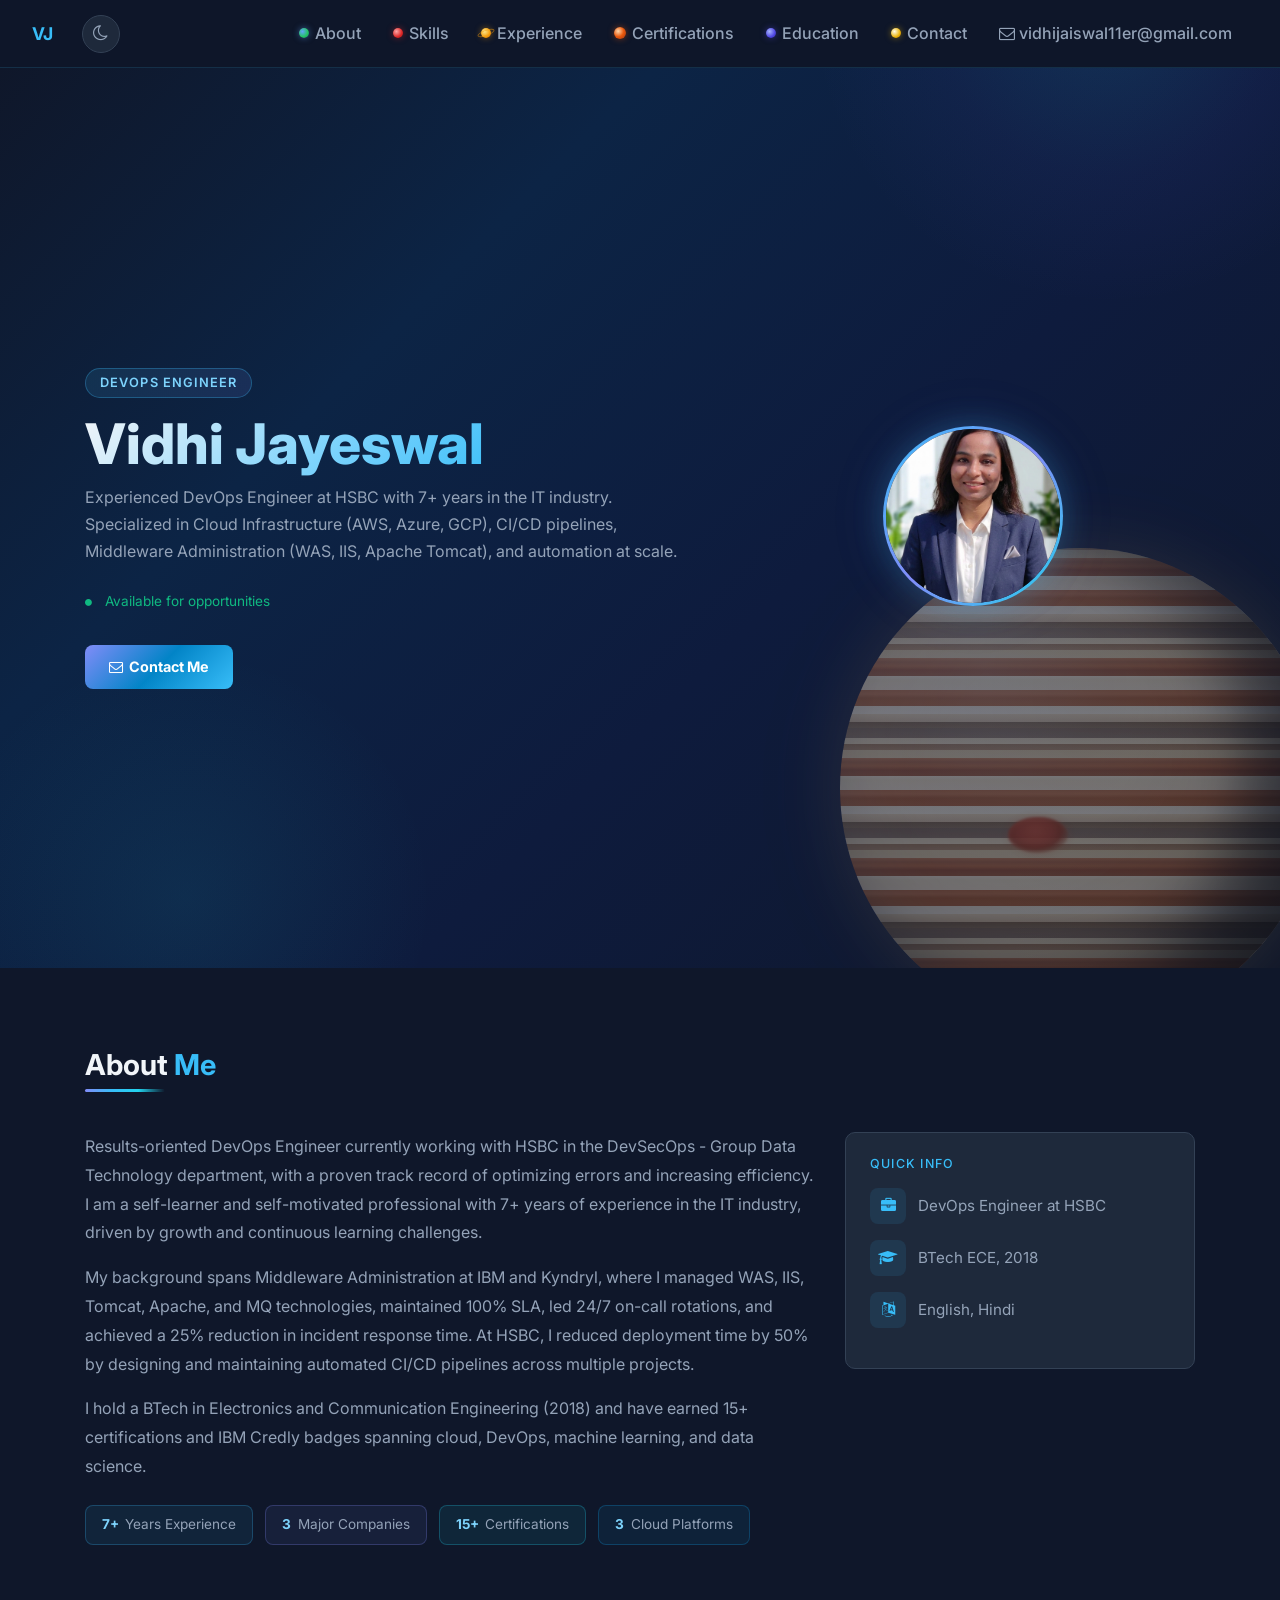
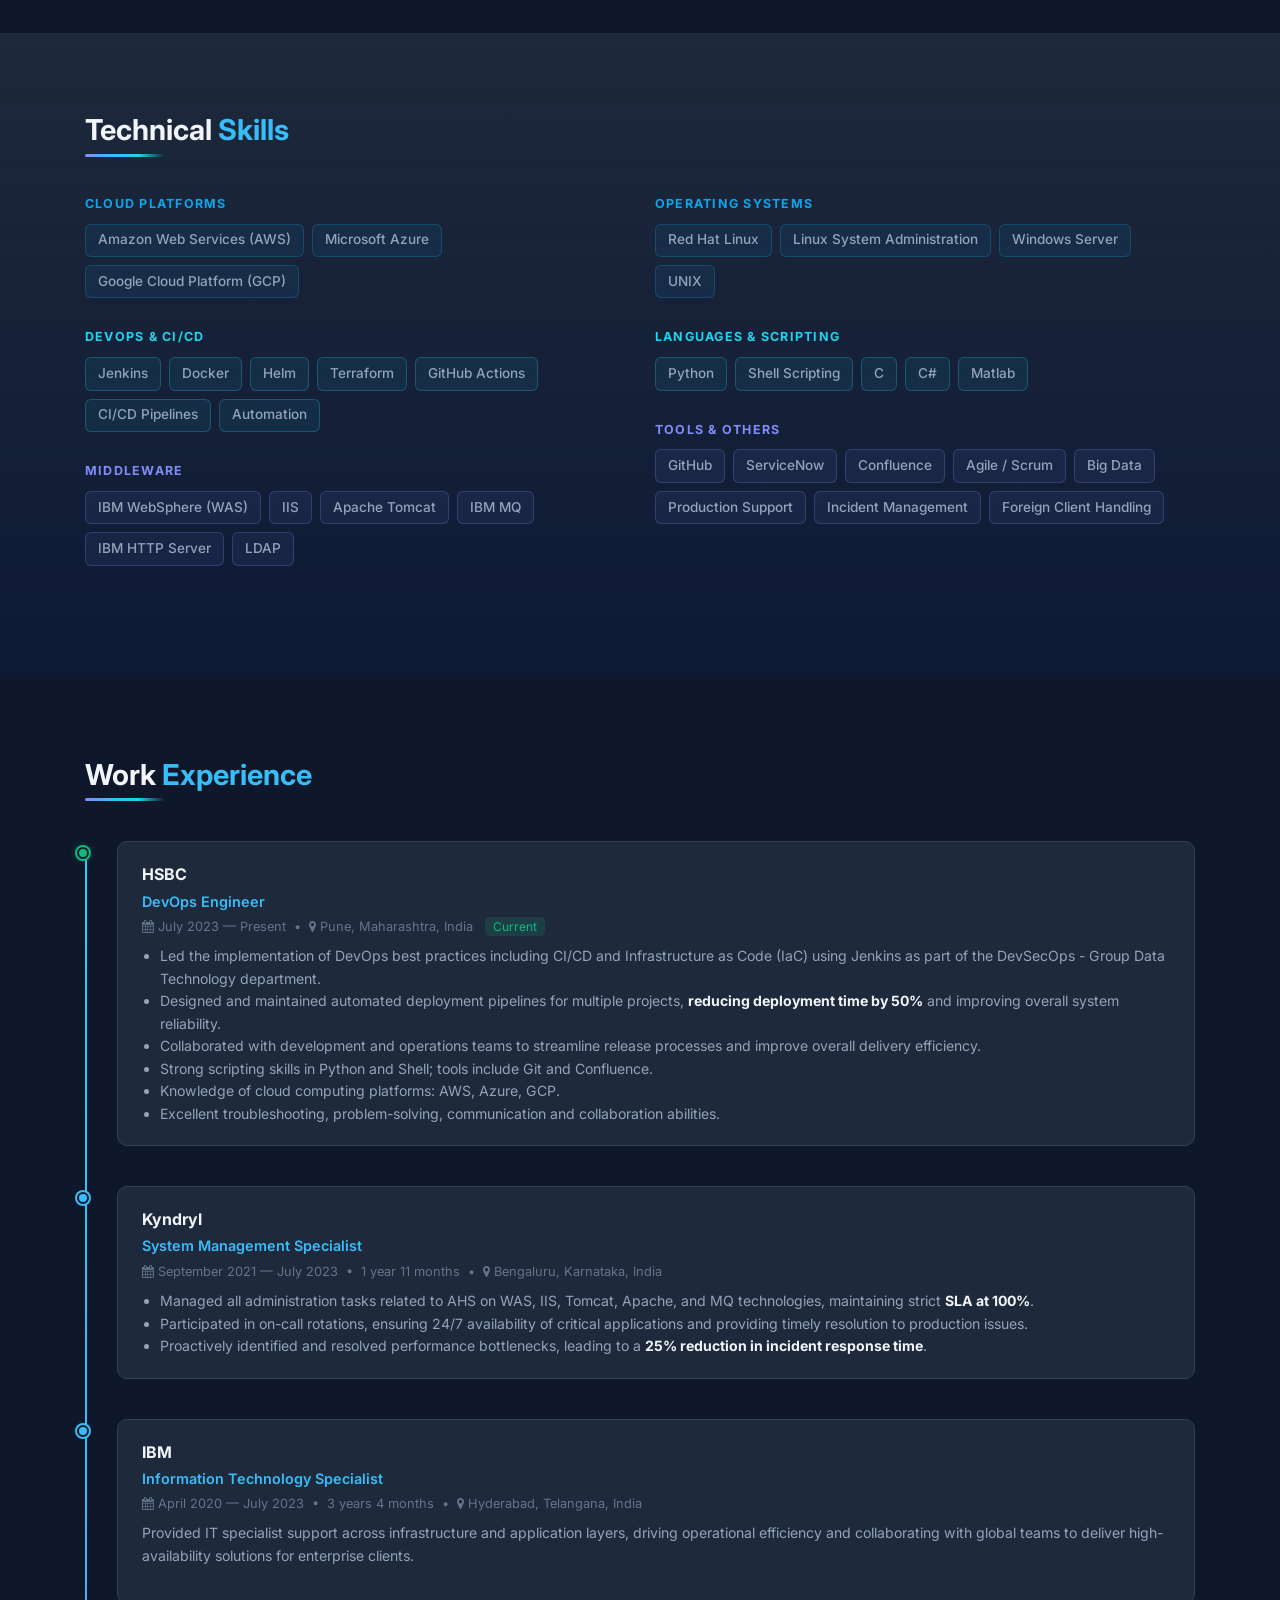
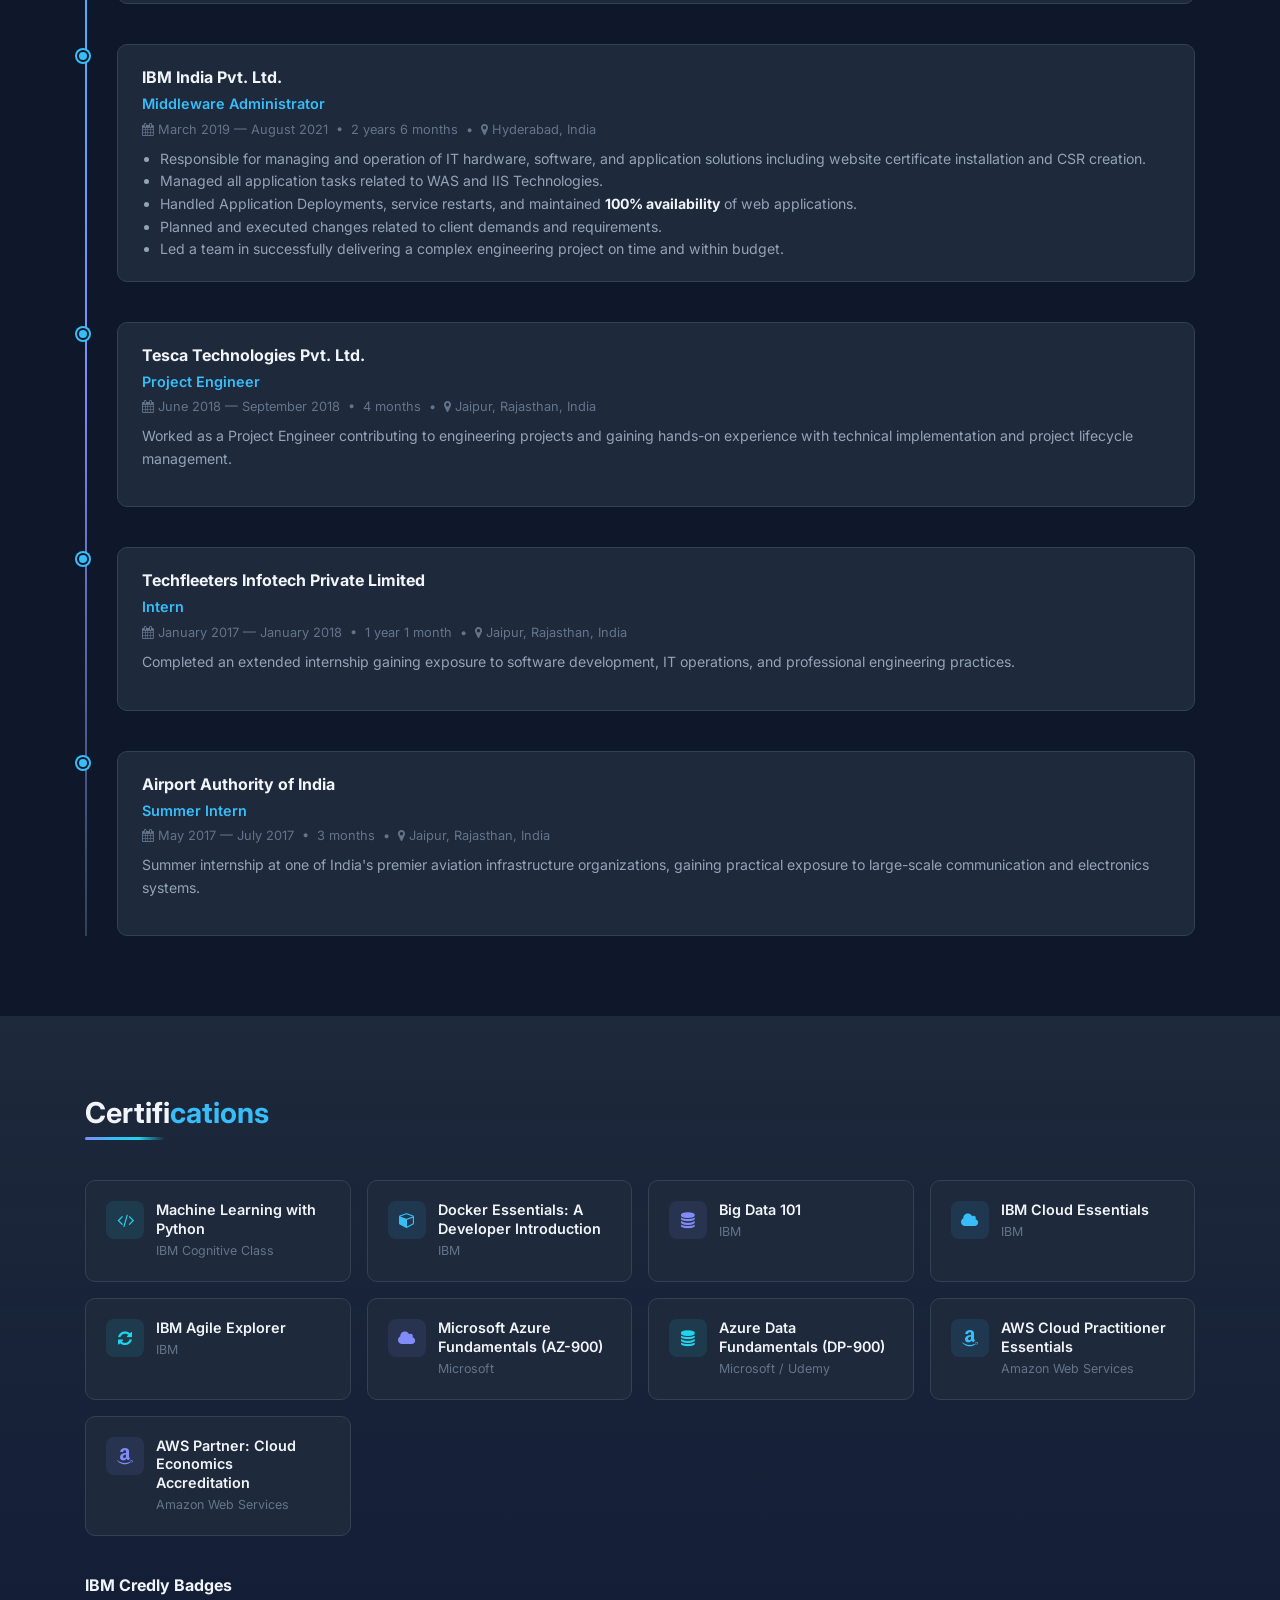
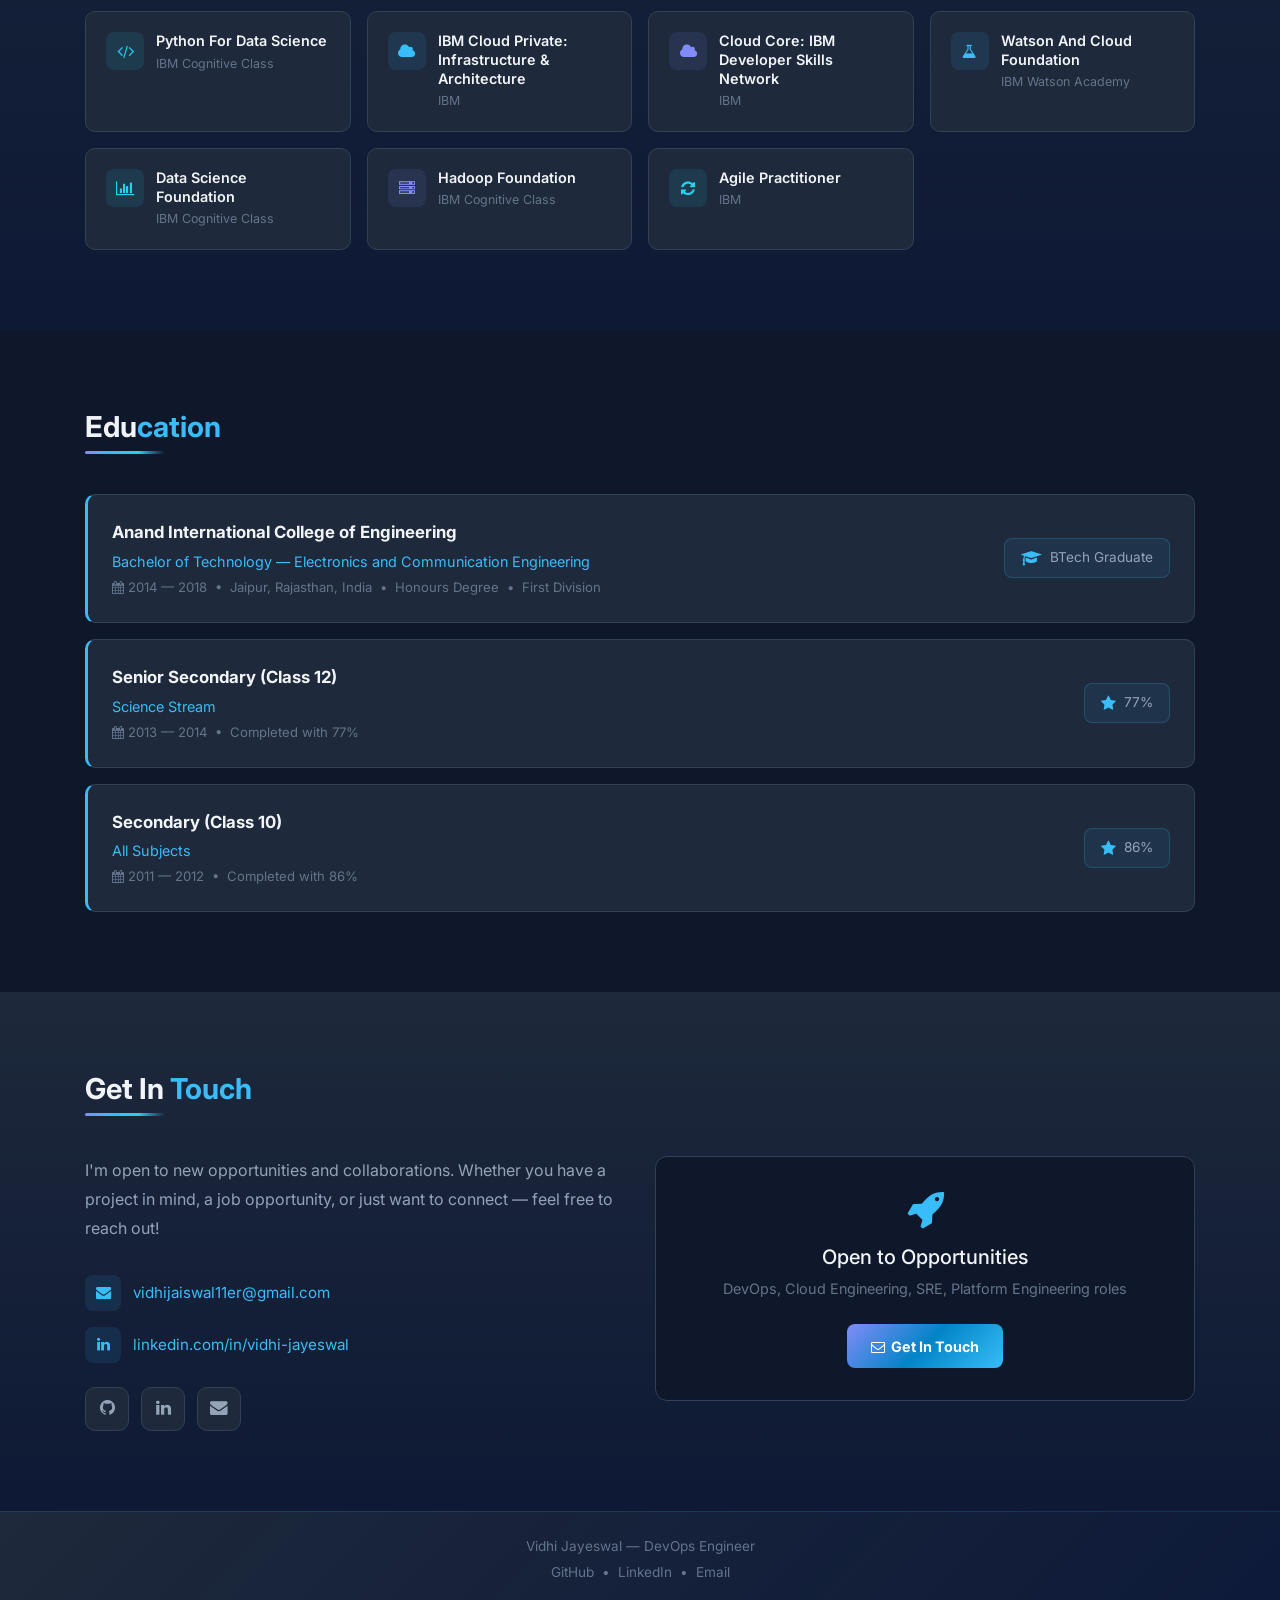
<file: index.html>
<!DOCTYPE html>
<html lang="en">

<head>
  <meta charset="utf-8">
  <meta http-equiv="X-UA-Compatible" content="IE=edge">
  <title>Vidhi Jayeswal | DevOps Engineer</title>
  <meta name="viewport" content="width=device-width, initial-scale=1">
  <meta name="description" content="Vidhi Jayeswal - DevOps Engineer at HSBC. Expert in AWS, Azure, GCP, Terraform, Jenkins, Docker, Helm, CI/CD and Middleware technologies.">
  <link rel="preconnect" href="https://fonts.googleapis.com">
  <link rel="preconnect" href="https://fonts.gstatic.com" crossorigin>
  <link href="https://fonts.googleapis.com/css2?family=Inter:wght@400;500;600;700;800&display=swap" rel="stylesheet">
  <link rel="stylesheet" href="https://maxcdn.bootstrapcdn.com/bootstrap/4.3.1/css/bootstrap.min.css">
  <link rel="stylesheet" href="https://cdnjs.cloudflare.com/ajax/libs/font-awesome/4.7.0/css/font-awesome.min.css">
  <link rel="stylesheet" type="text/css" href="main.css">
  <script src="https://ajax.googleapis.com/ajax/libs/jquery/3.3.1/jquery.min.js"></script>
  <script src="https://maxcdn.bootstrapcdn.com/bootstrap/4.3.1/js/bootstrap.min.js"></script>
</head>

<body>

  <!-- Space Background -->
  <div class="stars"></div>
  <div class="stars-2"></div>
  <div class="stars-3"></div>
  <div class="nebula"></div>
  <div class="shooting-star"></div>
  <div class="shooting-star-2"></div>
  <div class="space-objects">
    <div class="planet planet-1"></div>
    <div class="planet planet-2"></div>
    <div class="planet planet-3"></div>
    <div class="planet planet-4"></div>
    <div class="planet planet-5"></div>
  </div>

  <!-- Navbar -->
  <nav class="navbar navbar-expand-md navbar-dark">
    <a class="navbar-brand" href="#home">VJ</a>
    <button class="navbar-toggler" type="button" data-toggle="collapse" data-target="#navMenu">
      <span class="navbar-toggler-icon"></span>
    </button>
    <div class="collapse navbar-collapse" id="navMenu">
      <button class="theme-toggle" id="themeToggle" title="Toggle Day/Night Mode" aria-label="Toggle theme">
        <i class="fa fa-moon-o"></i>
        <i class="fa fa-sun-o"></i>
      </button>
      <ul class="nav navbar-nav ml-auto">
        <li class="nav-item">
          <a class="nav-link" href="#about"><span class="nav-planet nav-planet-earth"></span>About</a>
        </li>
        <li class="nav-item">
          <a class="nav-link" href="#skills"><span class="nav-planet nav-planet-mars"></span>Skills</a>
        </li>
        <li class="nav-item">
          <a class="nav-link" href="#experience"><span class="nav-planet nav-planet-saturn"></span>Experience</a>
        </li>
        <li class="nav-item">
          <a class="nav-link" href="#certifications"><span class="nav-planet nav-planet-jupiter"></span>Certifications</a>
        </li>
        <li class="nav-item">
          <a class="nav-link" href="#education"><span class="nav-planet nav-planet-neptune"></span>Education</a>
        </li>
        <li class="nav-item">
          <a class="nav-link" href="#contact"><span class="nav-planet nav-planet-venus"></span>Contact</a>
        </li>
        <li class="nav-item">
          <a class="nav-link" href="mailto:vidhijaiswal11er@gmail.com">
            <i class="fa fa-envelope-o" style="margin-right:4px;"></i>vidhijaiswal11er@gmail.com
          </a>
        </li>
      </ul>
    </div>
  </nav>

  <!-- Hero -->
  <section class="hero" id="home">
    <div class="hero-jupiter">
      <div class="jupiter-sphere">
        <div class="jupiter-bands-overlay"></div>
      </div>
    </div>
    <div class="container">
      <div class="row align-items-center">
        <div class="col-md-7">
          <div class="hero-badge">DevOps Engineer</div>
          <h1>Vidhi Jayeswal</h1>
          <p class="hero-subtitle">
            Experienced DevOps Engineer at HSBC with 7+ years in the IT industry.
            Specialized in Cloud Infrastructure (AWS, Azure, GCP), CI/CD pipelines,
            Middleware Administration (WAS, IIS, Apache Tomcat), and automation at scale.
          </p>
          <p class="hero-location">
            <i class="fa fa-circle" style="font-size:0.5rem; color: #10b981; vertical-align:middle;"></i>
            <span style="color: #10b981; font-size:0.85rem; margin-left:4px;">Available for opportunities</span>
          </p>
          <a href="#contact" class="btn-primary-custom">
            <i class="fa fa-envelope-o" style="margin-right:6px;"></i>Contact Me
          </a>
        </div>
        <div class="col-md-5 text-center mt-4 mt-md-0">
          <img src="images/Gemini_Generated_Image_e9okzqe9okzqe9ok.png" alt="Vidhi Jayeswal" class="hero-photo">
        </div>
      </div>
    </div>
  </section>

  <!-- About -->
  <section class="section" id="about">
    <div class="container">
      <h2 class="section-title">About <span>Me</span></h2>
      <div class="section-divider"></div>
      <div class="row">
        <div class="col-md-8">
          <p class="about-text">
            Results-oriented DevOps Engineer currently working with HSBC in the DevSecOps - Group Data Technology department,
            with a proven track record of optimizing errors and increasing efficiency. I am a self-learner and self-motivated
            professional with 7+ years of experience in the IT industry, driven by growth and continuous learning challenges.
          </p>
          <p class="about-text">
            My background spans Middleware Administration at IBM and Kyndryl, where I managed WAS, IIS, Tomcat, Apache, and MQ technologies,
            maintained 100% SLA, led 24/7 on-call rotations, and achieved a 25% reduction in incident response time.
            At HSBC, I reduced deployment time by 50% by designing and maintaining automated CI/CD pipelines across multiple projects.
          </p>
          <p class="about-text">
            I hold a BTech in Electronics and Communication Engineering (2018) and have earned 15+ certifications and IBM Credly badges
            spanning cloud, DevOps, machine learning, and data science.
          </p>
          <div style="margin-top:1.5rem;">
            <span class="stat-chip"><strong>7+</strong> Years Experience</span>
            <span class="stat-chip"><strong>3</strong> Major Companies</span>
            <span class="stat-chip"><strong>15+</strong> Certifications</span>
            <span class="stat-chip"><strong>3</strong> Cloud Platforms</span>
          </div>
        </div>
        <div class="col-md-4 mt-4 mt-md-0">
          <div style="background: var(--bg-secondary); border: 1px solid var(--border); border-radius: 10px; padding: 1.5rem;">
            <h6 style="color: var(--accent); font-size:0.78rem; text-transform:uppercase; letter-spacing:0.1em; margin-bottom:1rem;">Quick Info</h6>
            <div class="contact-item">
              <div class="contact-icon"><i class="fa fa-briefcase"></i></div>
              <span>DevOps Engineer at HSBC</span>
            </div>
            <div class="contact-item">
              <div class="contact-icon"><i class="fa fa-graduation-cap"></i></div>
              <span>BTech ECE, 2018</span>
            </div>
            <div class="contact-item">
              <div class="contact-icon"><i class="fa fa-language"></i></div>
              <span>English, Hindi</span>
            </div>
          </div>
        </div>
      </div>
    </div>
  </section>

  <!-- Skills -->
  <section class="section section-alt" id="skills">
    <div class="container">
      <h2 class="section-title">Technical <span>Skills</span></h2>
      <div class="section-divider"></div>
      <div class="row">
        <div class="col-md-6">
          <div class="skill-category">
            <h5>Cloud Platforms</h5>
            <div class="skill-tags">
              <span class="skill-tag">Amazon Web Services (AWS)</span>
              <span class="skill-tag">Microsoft Azure</span>
              <span class="skill-tag">Google Cloud Platform (GCP)</span>
            </div>
          </div>
          <div class="skill-category">
            <h5>DevOps & CI/CD</h5>
            <div class="skill-tags">
              <span class="skill-tag">Jenkins</span>
              <span class="skill-tag">Docker</span>
              <span class="skill-tag">Helm</span>
              <span class="skill-tag">Terraform</span>
              <span class="skill-tag">GitHub Actions</span>
              <span class="skill-tag">CI/CD Pipelines</span>
              <span class="skill-tag">Automation</span>
            </div>
          </div>
          <div class="skill-category">
            <h5>Middleware</h5>
            <div class="skill-tags">
              <span class="skill-tag">IBM WebSphere (WAS)</span>
              <span class="skill-tag">IIS</span>
              <span class="skill-tag">Apache Tomcat</span>
              <span class="skill-tag">IBM MQ</span>
              <span class="skill-tag">IBM HTTP Server</span>
              <span class="skill-tag">LDAP</span>
            </div>
          </div>
        </div>
        <div class="col-md-6">
          <div class="skill-category">
            <h5>Operating Systems</h5>
            <div class="skill-tags">
              <span class="skill-tag">Red Hat Linux</span>
              <span class="skill-tag">Linux System Administration</span>
              <span class="skill-tag">Windows Server</span>
              <span class="skill-tag">UNIX</span>
            </div>
          </div>
          <div class="skill-category">
            <h5>Languages & Scripting</h5>
            <div class="skill-tags">
              <span class="skill-tag">Python</span>
              <span class="skill-tag">Shell Scripting</span>
              <span class="skill-tag">C</span>
              <span class="skill-tag">C#</span>
              <span class="skill-tag">Matlab</span>
            </div>
          </div>
          <div class="skill-category">
            <h5>Tools & Others</h5>
            <div class="skill-tags">
              <span class="skill-tag">GitHub</span>
              <span class="skill-tag">ServiceNow</span>
              <span class="skill-tag">Confluence</span>
              <span class="skill-tag">Agile / Scrum</span>
              <span class="skill-tag">Big Data</span>
              <span class="skill-tag">Production Support</span>
              <span class="skill-tag">Incident Management</span>
              <span class="skill-tag">Foreign Client Handling</span>
            </div>
          </div>
        </div>
      </div>
    </div>
  </section>

  <!-- Experience -->
  <section class="section" id="experience">
    <div class="container">
      <h2 class="section-title">Work <span>Experience</span></h2>
      <div class="section-divider"></div>

      <div class="timeline">

        <!-- HSBC -->
        <div class="timeline-item">
          <div class="timeline-dot current"></div>
          <div class="timeline-card">
            <div class="timeline-company">HSBC</div>
            <div class="timeline-role">DevOps Engineer</div>
            <div class="timeline-meta">
              <i class="fa fa-calendar" style="margin-right:4px;"></i>July 2023 &mdash; Present &nbsp;&bull;&nbsp;
              <i class="fa fa-map-marker" style="margin-right:4px;"></i>Pune, Maharashtra, India
              <span style="background: rgba(16,185,129,0.15); color: #10b981; border-radius:4px; padding:2px 8px; font-size:0.75rem; margin-left:8px;">Current</span>
            </div>
            <ul class="timeline-desc" style="padding-left:1.1rem; margin:0;">
              <li>Led the implementation of DevOps best practices including CI/CD and Infrastructure as Code (IaC) using Jenkins as part of the DevSecOps - Group Data Technology department.</li>
              <li>Designed and maintained automated deployment pipelines for multiple projects, <strong style="color:var(--text-primary);">reducing deployment time by 50%</strong> and improving overall system reliability.</li>
              <li>Collaborated with development and operations teams to streamline release processes and improve overall delivery efficiency.</li>
              <li>Strong scripting skills in Python and Shell; tools include Git and Confluence.</li>
              <li>Knowledge of cloud computing platforms: AWS, Azure, GCP.</li>
              <li>Excellent troubleshooting, problem-solving, communication and collaboration abilities.</li>
            </ul>
          </div>
        </div>

        <!-- Kyndryl -->
        <div class="timeline-item">
          <div class="timeline-dot"></div>
          <div class="timeline-card">
            <div class="timeline-company">Kyndryl</div>
            <div class="timeline-role">System Management Specialist</div>
            <div class="timeline-meta">
              <i class="fa fa-calendar" style="margin-right:4px;"></i>September 2021 &mdash; July 2023 &nbsp;&bull;&nbsp; 1 year 11 months &nbsp;&bull;&nbsp;
              <i class="fa fa-map-marker" style="margin-right:4px;"></i>Bengaluru, Karnataka, India
            </div>
            <ul class="timeline-desc" style="padding-left:1.1rem; margin:0;">
              <li>Managed all administration tasks related to AHS on WAS, IIS, Tomcat, Apache, and MQ technologies, maintaining strict <strong style="color:var(--text-primary);">SLA at 100%</strong>.</li>
              <li>Participated in on-call rotations, ensuring 24/7 availability of critical applications and providing timely resolution to production issues.</li>
              <li>Proactively identified and resolved performance bottlenecks, leading to a <strong style="color:var(--text-primary);">25% reduction in incident response time</strong>.</li>
            </ul>
          </div>
        </div>

        <!-- IBM - IT Specialist -->
        <div class="timeline-item">
          <div class="timeline-dot"></div>
          <div class="timeline-card">
            <div class="timeline-company">IBM</div>
            <div class="timeline-role">Information Technology Specialist</div>
            <div class="timeline-meta">
              <i class="fa fa-calendar" style="margin-right:4px;"></i>April 2020 &mdash; July 2023 &nbsp;&bull;&nbsp; 3 years 4 months &nbsp;&bull;&nbsp;
              <i class="fa fa-map-marker" style="margin-right:4px;"></i>Hyderabad, Telangana, India
            </div>
            <p class="timeline-desc">
              Provided IT specialist support across infrastructure and application layers, driving operational efficiency
              and collaborating with global teams to deliver high-availability solutions for enterprise clients.
            </p>
          </div>
        </div>

        <!-- IBM - Middleware Admin -->
        <div class="timeline-item">
          <div class="timeline-dot"></div>
          <div class="timeline-card">
            <div class="timeline-company">IBM India Pvt. Ltd.</div>
            <div class="timeline-role">Middleware Administrator</div>
            <div class="timeline-meta">
              <i class="fa fa-calendar" style="margin-right:4px;"></i>March 2019 &mdash; August 2021 &nbsp;&bull;&nbsp; 2 years 6 months &nbsp;&bull;&nbsp;
              <i class="fa fa-map-marker" style="margin-right:4px;"></i>Hyderabad, India
            </div>
            <ul class="timeline-desc" style="padding-left:1.1rem; margin:0;">
              <li>Responsible for managing and operation of IT hardware, software, and application solutions including website certificate installation and CSR creation.</li>
              <li>Managed all application tasks related to WAS and IIS Technologies.</li>
              <li>Handled Application Deployments, service restarts, and maintained <strong style="color:var(--text-primary);">100% availability</strong> of web applications.</li>
              <li>Planned and executed changes related to client demands and requirements.</li>
              <li>Led a team in successfully delivering a complex engineering project on time and within budget.</li>
            </ul>
          </div>
        </div>

        <!-- Tesca Technologies -->
        <div class="timeline-item">
          <div class="timeline-dot"></div>
          <div class="timeline-card">
            <div class="timeline-company">Tesca Technologies Pvt. Ltd.</div>
            <div class="timeline-role">Project Engineer</div>
            <div class="timeline-meta">
              <i class="fa fa-calendar" style="margin-right:4px;"></i>June 2018 &mdash; September 2018 &nbsp;&bull;&nbsp; 4 months &nbsp;&bull;&nbsp;
              <i class="fa fa-map-marker" style="margin-right:4px;"></i>Jaipur, Rajasthan, India
            </div>
            <p class="timeline-desc">
              Worked as a Project Engineer contributing to engineering projects and gaining hands-on experience with
              technical implementation and project lifecycle management.
            </p>
          </div>
        </div>

        <!-- Techfleeters -->
        <div class="timeline-item">
          <div class="timeline-dot"></div>
          <div class="timeline-card">
            <div class="timeline-company">Techfleeters Infotech Private Limited</div>
            <div class="timeline-role">Intern</div>
            <div class="timeline-meta">
              <i class="fa fa-calendar" style="margin-right:4px;"></i>January 2017 &mdash; January 2018 &nbsp;&bull;&nbsp; 1 year 1 month &nbsp;&bull;&nbsp;
              <i class="fa fa-map-marker" style="margin-right:4px;"></i>Jaipur, Rajasthan, India
            </div>
            <p class="timeline-desc">
              Completed an extended internship gaining exposure to software development, IT operations, and professional engineering practices.
            </p>
          </div>
        </div>

        <!-- Airport Authority -->
        <div class="timeline-item">
          <div class="timeline-dot"></div>
          <div class="timeline-card">
            <div class="timeline-company">Airport Authority of India</div>
            <div class="timeline-role">Summer Intern</div>
            <div class="timeline-meta">
              <i class="fa fa-calendar" style="margin-right:4px;"></i>May 2017 &mdash; July 2017 &nbsp;&bull;&nbsp; 3 months &nbsp;&bull;&nbsp;
              <i class="fa fa-map-marker" style="margin-right:4px;"></i>Jaipur, Rajasthan, India
            </div>
            <p class="timeline-desc">
              Summer internship at one of India's premier aviation infrastructure organizations, gaining practical exposure to
              large-scale communication and electronics systems.
            </p>
          </div>
        </div>

      </div>
    </div>
  </section>

  <!-- Certifications -->
  <section class="section section-alt" id="certifications">
    <div class="container">
      <h2 class="section-title">Certifi<span>cations</span></h2>
      <div class="section-divider"></div>
      <div class="cert-grid">

        <div class="cert-card">
          <div class="cert-icon"><i class="fa fa-code"></i></div>
          <div>
            <div class="cert-name">Machine Learning with Python</div>
            <div class="cert-issuer">IBM Cognitive Class</div>
          </div>
        </div>

        <div class="cert-card">
          <div class="cert-icon"><i class="fa fa-cube"></i></div>
          <div>
            <div class="cert-name">Docker Essentials: A Developer Introduction</div>
            <div class="cert-issuer">IBM</div>
          </div>
        </div>

        <div class="cert-card">
          <div class="cert-icon"><i class="fa fa-database"></i></div>
          <div>
            <div class="cert-name">Big Data 101</div>
            <div class="cert-issuer">IBM</div>
          </div>
        </div>

        <div class="cert-card">
          <div class="cert-icon"><i class="fa fa-cloud"></i></div>
          <div>
            <div class="cert-name">IBM Cloud Essentials</div>
            <div class="cert-issuer">IBM</div>
          </div>
        </div>

        <div class="cert-card">
          <div class="cert-icon"><i class="fa fa-refresh"></i></div>
          <div>
            <div class="cert-name">IBM Agile Explorer</div>
            <div class="cert-issuer">IBM</div>
          </div>
        </div>

        <div class="cert-card">
          <div class="cert-icon"><i class="fa fa-cloud"></i></div>
          <div>
            <div class="cert-name">Microsoft Azure Fundamentals (AZ-900)</div>
            <div class="cert-issuer">Microsoft</div>
          </div>
        </div>

        <div class="cert-card">
          <div class="cert-icon"><i class="fa fa-database"></i></div>
          <div>
            <div class="cert-name">Azure Data Fundamentals (DP-900)</div>
            <div class="cert-issuer">Microsoft / Udemy</div>
          </div>
        </div>

        <div class="cert-card">
          <div class="cert-icon"><i class="fa fa-amazon"></i></div>
          <div>
            <div class="cert-name">AWS Cloud Practitioner Essentials</div>
            <div class="cert-issuer">Amazon Web Services</div>
          </div>
        </div>

        <div class="cert-card">
          <div class="cert-icon"><i class="fa fa-amazon"></i></div>
          <div>
            <div class="cert-name">AWS Partner: Cloud Economics Accreditation</div>
            <div class="cert-issuer">Amazon Web Services</div>
          </div>
        </div>

      </div>

      <h4 style="color:var(--text-primary); font-size:1rem; font-weight:700; margin-top:2.5rem; margin-bottom:1rem;">
        IBM Credly Badges
      </h4>
      <div class="cert-grid">

        <div class="cert-card">
          <div class="cert-icon"><i class="fa fa-code"></i></div>
          <div>
            <div class="cert-name">Python For Data Science</div>
            <div class="cert-issuer">IBM Cognitive Class</div>
          </div>
        </div>

        <div class="cert-card">
          <div class="cert-icon"><i class="fa fa-cloud"></i></div>
          <div>
            <div class="cert-name">IBM Cloud Private: Infrastructure &amp; Architecture</div>
            <div class="cert-issuer">IBM</div>
          </div>
        </div>

        <div class="cert-card">
          <div class="cert-icon"><i class="fa fa-cloud"></i></div>
          <div>
            <div class="cert-name">Cloud Core: IBM Developer Skills Network</div>
            <div class="cert-issuer">IBM</div>
          </div>
        </div>

        <div class="cert-card">
          <div class="cert-icon"><i class="fa fa-flask"></i></div>
          <div>
            <div class="cert-name">Watson And Cloud Foundation</div>
            <div class="cert-issuer">IBM Watson Academy</div>
          </div>
        </div>

        <div class="cert-card">
          <div class="cert-icon"><i class="fa fa-bar-chart"></i></div>
          <div>
            <div class="cert-name">Data Science Foundation</div>
            <div class="cert-issuer">IBM Cognitive Class</div>
          </div>
        </div>

        <div class="cert-card">
          <div class="cert-icon"><i class="fa fa-server"></i></div>
          <div>
            <div class="cert-name">Hadoop Foundation</div>
            <div class="cert-issuer">IBM Cognitive Class</div>
          </div>
        </div>

        <div class="cert-card">
          <div class="cert-icon"><i class="fa fa-refresh"></i></div>
          <div>
            <div class="cert-name">Agile Practitioner</div>
            <div class="cert-issuer">IBM</div>
          </div>
        </div>

      </div>
    </div>
  </section>

  <!-- Education -->
  <section class="section" id="education">
    <div class="container">
      <h2 class="section-title">Edu<span>cation</span></h2>
      <div class="section-divider"></div>

      <div class="edu-card" style="margin-bottom:1rem;">
        <div class="row align-items-center">
          <div class="col-md-8">
            <div class="edu-school">Anand International College of Engineering</div>
            <div class="edu-degree">Bachelor of Technology &mdash; Electronics and Communication Engineering</div>
            <div class="edu-year"><i class="fa fa-calendar" style="margin-right:4px;"></i>2014 &mdash; 2018 &nbsp;&bull;&nbsp; Jaipur, Rajasthan, India &nbsp;&bull;&nbsp; Honours Degree &nbsp;&bull;&nbsp; First Division</div>
          </div>
          <div class="col-md-4 text-md-right mt-3 mt-md-0">
            <div style="display:inline-flex; align-items:center; gap:0.5rem; background:rgba(56,189,248,0.08); border:1px solid rgba(56,189,248,0.2); border-radius:8px; padding:0.5rem 1rem;">
              <i class="fa fa-graduation-cap" style="color:var(--accent);"></i>
              <span style="color:var(--text-secondary); font-size:0.85rem;">BTech Graduate</span>
            </div>
          </div>
        </div>
      </div>

      <div class="edu-card" style="margin-bottom:1rem;">
        <div class="row align-items-center">
          <div class="col-md-8">
            <div class="edu-school">Senior Secondary (Class 12)</div>
            <div class="edu-degree">Science Stream</div>
            <div class="edu-year"><i class="fa fa-calendar" style="margin-right:4px;"></i>2013 &mdash; 2014 &nbsp;&bull;&nbsp; Completed with 77%</div>
          </div>
          <div class="col-md-4 text-md-right mt-3 mt-md-0">
            <div style="display:inline-flex; align-items:center; gap:0.5rem; background:rgba(56,189,248,0.08); border:1px solid rgba(56,189,248,0.2); border-radius:8px; padding:0.5rem 1rem;">
              <i class="fa fa-star" style="color:var(--accent);"></i>
              <span style="color:var(--text-secondary); font-size:0.85rem;">77%</span>
            </div>
          </div>
        </div>
      </div>

      <div class="edu-card">
        <div class="row align-items-center">
          <div class="col-md-8">
            <div class="edu-school">Secondary (Class 10)</div>
            <div class="edu-degree">All Subjects</div>
            <div class="edu-year"><i class="fa fa-calendar" style="margin-right:4px;"></i>2011 &mdash; 2012 &nbsp;&bull;&nbsp; Completed with 86%</div>
          </div>
          <div class="col-md-4 text-md-right mt-3 mt-md-0">
            <div style="display:inline-flex; align-items:center; gap:0.5rem; background:rgba(56,189,248,0.08); border:1px solid rgba(56,189,248,0.2); border-radius:8px; padding:0.5rem 1rem;">
              <i class="fa fa-star" style="color:var(--accent);"></i>
              <span style="color:var(--text-secondary); font-size:0.85rem;">86%</span>
            </div>
          </div>
        </div>
      </div>
    </div>
  </section>

  <!-- Contact -->
  <section class="section section-alt" id="contact">
    <div class="container">
      <h2 class="section-title">Get In <span>Touch</span></h2>
      <div class="section-divider"></div>
      <div class="row">
        <div class="col-md-6">
          <p class="about-text" style="margin-bottom:2rem;">
            I'm open to new opportunities and collaborations. Whether you have a project in mind,
            a job opportunity, or just want to connect — feel free to reach out!
          </p>
          <div class="contact-item">
            <div class="contact-icon"><i class="fa fa-envelope"></i></div>
            <a href="mailto:vidhijaiswal11er@gmail.com">vidhijaiswal11er@gmail.com</a>
          </div>
          <div class="contact-item">
            <div class="contact-icon"><i class="fa fa-linkedin"></i></div>
            <a href="https://www.linkedin.com/in/vidhi-jayeswal" target="_blank" rel="noopener">linkedin.com/in/vidhi-jayeswal</a>
          </div>
          <div class="social-links">
            <a href="https://github.com/vidhi96" target="_blank" rel="noopener" class="social-link" title="GitHub">
              <i class="fa fa-github"></i>
            </a>
            <a href="https://www.linkedin.com/in/vidhi-jayeswal" target="_blank" rel="noopener" class="social-link" title="LinkedIn">
              <i class="fa fa-linkedin"></i>
            </a>
            <a href="mailto:vidhijaiswal11er@gmail.com" class="social-link" title="Email">
              <i class="fa fa-envelope"></i>
            </a>
          </div>
        </div>
        <div class="col-md-6 mt-4 mt-md-0 text-center">
          <div style="background: var(--bg-primary); border: 1px solid var(--border); border-radius: 12px; padding: 2rem;">
            <i class="fa fa-rocket" style="font-size: 2.5rem; color: var(--accent); margin-bottom: 1rem; display:block;"></i>
            <h5 style="color: var(--text-primary); margin-bottom: 0.5rem;">Open to Opportunities</h5>
            <p style="color: var(--text-muted); font-size: 0.9rem; margin-bottom: 1.5rem;">
              DevOps, Cloud Engineering, SRE, Platform Engineering roles
            </p>
            <a href="mailto:vidhijaiswal11er@gmail.com" class="btn-primary-custom">
              <i class="fa fa-envelope-o" style="margin-right:6px;"></i>Get In Touch
            </a>
          </div>
        </div>
      </div>
    </div>
  </section>

  <!-- Theme Toggle Script -->
  <script>
    (function() {
      var toggle = document.getElementById('themeToggle');
      var html = document.documentElement;
      var saved = localStorage.getItem('theme');
      if (saved) {
        html.setAttribute('data-theme', saved);
      }
      toggle.addEventListener('click', function() {
        var current = html.getAttribute('data-theme');
        var next = current === 'light' ? 'dark' : 'light';
        html.setAttribute('data-theme', next);
        localStorage.setItem('theme', next);
      });
    })();
  </script>

  <!-- Footer -->
  <footer>
    <div class="container">
      <p style="margin-bottom:0.25rem;">
        Vidhi Jayeswal &mdash; DevOps Engineer
      </p>
      <p style="margin-bottom:0;">
        <a href="https://github.com/vidhi96" target="_blank" rel="noopener">GitHub</a> &nbsp;&bull;&nbsp;
        <a href="https://www.linkedin.com/in/vidhi-jayeswal" target="_blank" rel="noopener">LinkedIn</a> &nbsp;&bull;&nbsp;
        <a href="mailto:vidhijaiswal11er@gmail.com">Email</a>
      </p>
    </div>
  </footer>

</body>
</html>
</file>
<file: main.css>
/* ===== Variables — Night Mode (default) ===== */
:root {
  --bg-primary: #0f172a;
  --bg-secondary: #1e293b;
  --bg-card: #1e293b;
  --accent: #38bdf8;
  --accent-dark: #0284c7;
  --accent-light: #7dd3fc;
  --accent-indigo: #818cf8;
  --accent-cyan: #22d3ee;
  --accent-sky: #0ea5e9;
  --text-primary: #f1f5f9;
  --text-secondary: #94a3b8;
  --text-muted: #64748b;
  --border: #334155;
  --success: #10b981;
}

/* ===== Variables — Day Mode ===== */
[data-theme="light"] {
  --bg-primary: #f8fafc;
  --bg-secondary: #e8f4fe;
  --bg-card: #ffffff;
  --accent: #0284c7;
  --accent-dark: #0369a1;
  --accent-light: #38bdf8;
  --accent-indigo: #6366f1;
  --accent-cyan: #0891b2;
  --accent-sky: #0369a1;
  --text-primary: #0f172a;
  --text-secondary: #475569;
  --text-muted: #64748b;
  --border: #bfdbfe;
  --success: #059669;
}

/* ===== Base ===== */
* {
  box-sizing: border-box;
  margin: 0;
  padding: 0;
}

html {
  scroll-behavior: smooth;
}

body {
  font-family: 'Inter', sans-serif;
  background-color: var(--bg-primary);
  color: var(--text-primary);
  line-height: 1.6;
  overflow-x: hidden;
}

/* ===== Space Background ===== */
.stars, .stars-2, .stars-3 {
  position: fixed;
  top: 0;
  left: 0;
  width: 100%;
  height: 100%;
  pointer-events: none;
  z-index: 0;
}

/* Layer 1: Bright white stars */
.stars {
  background-image:
    radial-gradient(2px 2px at 10% 20%, rgba(255,255,255,0.9) 0%, transparent 100%),
    radial-gradient(2px 2px at 25% 45%, rgba(255,255,255,0.8) 0%, transparent 100%),
    radial-gradient(1.5px 1.5px at 40% 10%, rgba(255,255,255,0.85) 0%, transparent 100%),
    radial-gradient(2.5px 2.5px at 55% 65%, rgba(255,255,255,0.7) 0%, transparent 100%),
    radial-gradient(2px 2px at 70% 30%, rgba(255,255,255,0.8) 0%, transparent 100%),
    radial-gradient(1.5px 1.5px at 85% 80%, rgba(255,255,255,0.75) 0%, transparent 100%),
    radial-gradient(2px 2px at 15% 75%, rgba(255,255,255,0.7) 0%, transparent 100%),
    radial-gradient(2.5px 2.5px at 95% 15%, rgba(255,255,255,0.85) 0%, transparent 100%),
    radial-gradient(1.5px 1.5px at 50% 90%, rgba(255,255,255,0.8) 0%, transparent 100%),
    radial-gradient(2px 2px at 5% 50%, rgba(255,255,255,0.65) 0%, transparent 100%),
    radial-gradient(2px 2px at 60% 5%, rgba(255,255,255,0.8) 0%, transparent 100%),
    radial-gradient(1.5px 1.5px at 35% 55%, rgba(255,255,255,0.6) 0%, transparent 100%),
    radial-gradient(2px 2px at 80% 45%, rgba(255,255,255,0.75) 0%, transparent 100%),
    radial-gradient(2.5px 2.5px at 20% 95%, rgba(255,255,255,0.7) 0%, transparent 100%),
    radial-gradient(2px 2px at 90% 60%, rgba(255,255,255,0.65) 0%, transparent 100%),
    radial-gradient(1.5px 1.5px at 3% 8%, rgba(255,255,255,0.9) 0%, transparent 100%),
    radial-gradient(2px 2px at 47% 38%, rgba(255,255,255,0.7) 0%, transparent 100%),
    radial-gradient(2px 2px at 73% 92%, rgba(255,255,255,0.75) 0%, transparent 100%),
    radial-gradient(1.5px 1.5px at 28% 18%, rgba(255,255,255,0.8) 0%, transparent 100%),
    radial-gradient(2px 2px at 82% 8%, rgba(255,255,255,0.85) 0%, transparent 100%);
  animation: twinkle 4s ease-in-out infinite alternate;
}

/* Layer 2: Medium stars with offset timing */
.stars-2 {
  background-image:
    radial-gradient(2px 2px at 18% 35%, rgba(255,255,255,0.8) 0%, transparent 100%),
    radial-gradient(2.5px 2.5px at 42% 78%, rgba(255,255,255,0.7) 0%, transparent 100%),
    radial-gradient(2px 2px at 63% 22%, rgba(255,255,255,0.85) 0%, transparent 100%),
    radial-gradient(1.5px 1.5px at 77% 55%, rgba(255,255,255,0.6) 0%, transparent 100%),
    radial-gradient(2px 2px at 92% 42%, rgba(255,255,255,0.75) 0%, transparent 100%),
    radial-gradient(2px 2px at 8% 88%, rgba(255,255,255,0.7) 0%, transparent 100%),
    radial-gradient(2.5px 2.5px at 33% 12%, rgba(255,255,255,0.8) 0%, transparent 100%),
    radial-gradient(1.5px 1.5px at 55% 48%, rgba(255,255,255,0.55) 0%, transparent 100%),
    radial-gradient(2px 2px at 72% 85%, rgba(255,255,255,0.75) 0%, transparent 100%),
    radial-gradient(2px 2px at 48% 32%, rgba(255,255,255,0.65) 0%, transparent 100%),
    radial-gradient(2px 2px at 14% 58%, rgba(255,255,255,0.7) 0%, transparent 100%),
    radial-gradient(1.5px 1.5px at 65% 72%, rgba(255,255,255,0.8) 0%, transparent 100%),
    radial-gradient(2px 2px at 38% 92%, rgba(255,255,255,0.6) 0%, transparent 100%),
    radial-gradient(2px 2px at 88% 18%, rgba(255,255,255,0.75) 0%, transparent 100%),
    radial-gradient(2.5px 2.5px at 52% 5%, rgba(255,255,255,0.85) 0%, transparent 100%);
  animation: twinkle2 5s ease-in-out 1s infinite alternate;
}

/* Layer 3: Blue accent stars — brighter */
.stars-3 {
  background-image:
    radial-gradient(3px 3px at 12% 62%, rgba(56,189,248,0.7) 0%, transparent 100%),
    radial-gradient(3.5px 3.5px at 45% 18%, rgba(56,189,248,0.6) 0%, transparent 100%),
    radial-gradient(3px 3px at 78% 72%, rgba(56,189,248,0.65) 0%, transparent 100%),
    radial-gradient(3.5px 3.5px at 30% 88%, rgba(56,189,248,0.5) 0%, transparent 100%),
    radial-gradient(3px 3px at 88% 28%, rgba(56,189,248,0.6) 0%, transparent 100%),
    radial-gradient(3.5px 3.5px at 62% 52%, rgba(56,189,248,0.45) 0%, transparent 100%),
    radial-gradient(3px 3px at 22% 42%, rgba(139,92,246,0.5) 0%, transparent 100%),
    radial-gradient(3px 3px at 75% 15%, rgba(139,92,246,0.4) 0%, transparent 100%),
    radial-gradient(3.5px 3.5px at 50% 75%, rgba(56,189,248,0.55) 0%, transparent 100%),
    radial-gradient(3px 3px at 95% 88%, rgba(139,92,246,0.45) 0%, transparent 100%);
  animation: twinkle3 6s ease-in-out 2s infinite alternate;
}

@keyframes twinkle {
  0% { opacity: 0.5; }
  100% { opacity: 1; }
}
@keyframes twinkle2 {
  0% { opacity: 0.4; }
  50% { opacity: 0.9; }
  100% { opacity: 0.6; }
}
@keyframes twinkle3 {
  0% { opacity: 0.3; }
  50% { opacity: 1; }
  100% { opacity: 0.5; }
}

/* Nebula glow effects — brighter & larger */
.nebula {
  position: fixed;
  top: 0;
  left: 0;
  width: 100%;
  height: 100%;
  pointer-events: none;
  z-index: 0;
  overflow: hidden;
}

.nebula::before {
  content: '';
  position: absolute;
  top: 5%;
  right: -10%;
  width: 700px;
  height: 700px;
  background: radial-gradient(circle, rgba(56, 189, 248, 0.1) 0%, rgba(56, 189, 248, 0.03) 40%, transparent 70%);
  animation: nebula-drift 15s ease-in-out infinite alternate;
}

.nebula::after {
  content: '';
  position: absolute;
  bottom: 10%;
  left: -10%;
  width: 600px;
  height: 600px;
  background: radial-gradient(circle, rgba(139, 92, 246, 0.08) 0%, rgba(139, 92, 246, 0.02) 40%, transparent 70%);
  animation: nebula-drift 18s ease-in-out 3s infinite alternate-reverse;
}

@keyframes nebula-drift {
  0% { transform: translate(0, 0) scale(1); }
  50% { transform: translate(50px, -30px) scale(1.15); }
  100% { transform: translate(-30px, 40px) scale(0.9); }
}

/* Floating planets / orbs */
.space-objects {
  position: fixed;
  top: 0;
  left: 0;
  width: 100%;
  height: 100%;
  pointer-events: none;
  z-index: 0;
  overflow: hidden;
}

.planet {
  position: absolute;
  border-radius: 50%;
  opacity: 0.6;
}

.planet-1 {
  width: 8px;
  height: 8px;
  background: radial-gradient(circle at 30% 30%, #7dd3fc, #0284c7);
  top: 20%;
  right: 15%;
  box-shadow: 0 0 12px rgba(56, 189, 248, 0.5), 0 0 30px rgba(56, 189, 248, 0.2);
  animation: float-object 20s ease-in-out infinite;
}

.planet-2 {
  width: 12px;
  height: 12px;
  background: radial-gradient(circle at 30% 30%, #c4b5fd, #7c3aed);
  top: 60%;
  left: 8%;
  box-shadow: 0 0 15px rgba(139, 92, 246, 0.5), 0 0 35px rgba(139, 92, 246, 0.2);
  animation: float-object 25s ease-in-out 3s infinite reverse;
}

.planet-3 {
  width: 6px;
  height: 6px;
  background: radial-gradient(circle at 30% 30%, #fde68a, #f59e0b);
  top: 35%;
  left: 75%;
  box-shadow: 0 0 10px rgba(245, 158, 11, 0.5), 0 0 25px rgba(245, 158, 11, 0.2);
  animation: float-object 18s ease-in-out 5s infinite;
}

.planet-4 {
  width: 10px;
  height: 10px;
  background: radial-gradient(circle at 30% 30%, #6ee7b7, #059669);
  bottom: 25%;
  right: 20%;
  box-shadow: 0 0 12px rgba(16, 185, 129, 0.5), 0 0 30px rgba(16, 185, 129, 0.2);
  animation: float-object 22s ease-in-out 8s infinite reverse;
}

.planet-5 {
  width: 5px;
  height: 5px;
  background: radial-gradient(circle at 30% 30%, #fca5a5, #ef4444);
  top: 80%;
  left: 40%;
  box-shadow: 0 0 8px rgba(239, 68, 68, 0.4), 0 0 20px rgba(239, 68, 68, 0.15);
  animation: float-object 16s ease-in-out 2s infinite;
}

/* Orbiting ring around planet-2 */
.planet-2::after {
  content: '';
  position: absolute;
  top: 50%;
  left: 50%;
  width: 22px;
  height: 8px;
  border: 1px solid rgba(139, 92, 246, 0.35);
  border-radius: 50%;
  transform: translate(-50%, -50%) rotate(-20deg);
}

@keyframes float-object {
  0% { transform: translate(0, 0); }
  25% { transform: translate(20px, -15px); }
  50% { transform: translate(-10px, -30px); }
  75% { transform: translate(-25px, 10px); }
  100% { transform: translate(0, 0); }
}

/* Shooting stars — brighter and more frequent */
.shooting-star {
  position: fixed;
  top: 0;
  left: 0;
  width: 100%;
  height: 100%;
  pointer-events: none;
  z-index: 0;
  overflow: hidden;
}

.shooting-star::before,
.shooting-star::after {
  content: '';
  position: absolute;
  height: 2px;
  border-radius: 50%;
  opacity: 0;
}

.shooting-star::before {
  width: 150px;
  background: linear-gradient(90deg, rgba(255, 255, 255, 0.9), rgba(56, 189, 248, 0.6), transparent);
  top: 12%;
  left: -150px;
  animation: shoot 6s ease-out 1s infinite;
}

.shooting-star::after {
  width: 120px;
  background: linear-gradient(90deg, rgba(255, 255, 255, 0.8), rgba(139, 92, 246, 0.5), transparent);
  top: 50%;
  left: -120px;
  animation: shoot 8s ease-out 4s infinite;
}

/* Additional shooting stars via extra div */
.shooting-star-2 {
  position: fixed;
  top: 0;
  left: 0;
  width: 100%;
  height: 100%;
  pointer-events: none;
  z-index: 0;
  overflow: hidden;
}

.shooting-star-2::before {
  content: '';
  position: absolute;
  width: 100px;
  height: 1.5px;
  background: linear-gradient(90deg, rgba(255, 255, 255, 0.7), rgba(245, 158, 11, 0.4), transparent);
  top: 30%;
  left: -100px;
  border-radius: 50%;
  opacity: 0;
  animation: shoot2 12s ease-out 7s infinite;
}

.shooting-star-2::after {
  content: '';
  position: absolute;
  width: 180px;
  height: 2px;
  background: linear-gradient(90deg, rgba(255, 255, 255, 0.95), rgba(56, 189, 248, 0.7), transparent);
  top: 70%;
  left: -180px;
  border-radius: 50%;
  opacity: 0;
  animation: shoot 9s ease-out 10s infinite;
}

@keyframes shoot {
  0% { transform: translate(0, 0) rotate(-25deg); opacity: 0; }
  1% { opacity: 1; }
  12% { transform: translate(calc(100vw + 250px), 120px) rotate(-25deg); opacity: 0; }
  100% { opacity: 0; }
}

@keyframes shoot2 {
  0% { transform: translate(0, 0) rotate(-35deg); opacity: 0; }
  1% { opacity: 0.9; }
  10% { transform: translate(calc(100vw + 200px), 180px) rotate(-35deg); opacity: 0; }
  100% { opacity: 0; }
}

/* Ensure all content sits above the space background */
nav, section, footer {
  position: relative;
  z-index: 1;
}

a {
  color: var(--accent);
  text-decoration: none;
  transition: color 0.2s;
}
a:hover {
  color: #7dd3fc;
  text-decoration: none;
}

/* ===== Navbar ===== */
.navbar {
  background-color: rgba(15, 23, 42, 0.95) !important;
  border-bottom: 1px solid rgba(56, 189, 248, 0.15);
  backdrop-filter: blur(10px);
  padding: 0.9rem 2rem;
  position: sticky;
  top: 0;
  z-index: 1000;
}

.navbar-brand {
  font-weight: 700;
  font-size: 1.1rem;
  color: var(--accent) !important;
  letter-spacing: 0.02em;
}

.navbar .nav-link {
  color: var(--text-secondary) !important;
  font-weight: 500;
  padding: 0.4rem 1rem !important;
  border-radius: 6px;
  transition: all 0.2s;
}

.navbar .nav-link:hover,
.navbar .nav-item.active .nav-link {
  color: var(--text-primary) !important;
  background-color: var(--bg-secondary);
}

/* ===== Nav Planet Bullets ===== */
.nav-planet {
  display: inline-block;
  width: 10px;
  height: 10px;
  border-radius: 50%;
  margin-right: 6px;
  vertical-align: middle;
  position: relative;
  top: -1px;
  box-shadow: 0 0 6px rgba(255, 255, 255, 0.3);
  transition: transform 0.3s ease, box-shadow 0.3s ease;
}

.nav-link:hover .nav-planet {
  transform: scale(1.4);
}

/* Earth — blue & green */
.nav-planet-earth {
  background: radial-gradient(circle at 35% 35%, #60a5fa, #22c55e 60%, #1e40af);
  box-shadow: 0 0 6px rgba(96, 165, 250, 0.5);
}
.nav-link:hover .nav-planet-earth {
  box-shadow: 0 0 12px rgba(96, 165, 250, 0.7);
}

/* Mars — red & orange */
.nav-planet-mars {
  background: radial-gradient(circle at 35% 35%, #fca5a5, #dc2626 60%, #991b1b);
  box-shadow: 0 0 6px rgba(220, 38, 38, 0.5);
}
.nav-link:hover .nav-planet-mars {
  box-shadow: 0 0 12px rgba(220, 38, 38, 0.7);
}

/* Saturn — golden with ring */
.nav-planet-saturn {
  background: radial-gradient(circle at 35% 35%, #fde68a, #f59e0b 60%, #b45309);
  box-shadow: 0 0 6px rgba(245, 158, 11, 0.5);
}
.nav-planet-saturn::after {
  content: '';
  position: absolute;
  top: 50%;
  left: 50%;
  width: 18px;
  height: 6px;
  border: 1px solid rgba(245, 158, 11, 0.5);
  border-radius: 50%;
  transform: translate(-50%, -50%) rotate(-20deg);
}
.nav-link:hover .nav-planet-saturn {
  box-shadow: 0 0 12px rgba(245, 158, 11, 0.7);
}

/* Jupiter — striped brown/tan */
.nav-planet-jupiter {
  background: radial-gradient(circle at 35% 35%, #fed7aa, #ea580c 50%, #9a3412);
  box-shadow: 0 0 6px rgba(234, 88, 12, 0.5);
  width: 12px;
  height: 12px;
}
.nav-link:hover .nav-planet-jupiter {
  box-shadow: 0 0 12px rgba(234, 88, 12, 0.7);
}

/* Neptune — deep blue/purple */
.nav-planet-neptune {
  background: radial-gradient(circle at 35% 35%, #a5b4fc, #4f46e5 60%, #312e81);
  box-shadow: 0 0 6px rgba(79, 70, 229, 0.5);
}
.nav-link:hover .nav-planet-neptune {
  box-shadow: 0 0 12px rgba(79, 70, 229, 0.7);
}

/* Venus — pale yellow/white */
.nav-planet-venus {
  background: radial-gradient(circle at 35% 35%, #fefce8, #eab308 60%, #a16207);
  box-shadow: 0 0 6px rgba(234, 179, 8, 0.5);
}
.nav-link:hover .nav-planet-venus {
  box-shadow: 0 0 12px rgba(234, 179, 8, 0.7);
}

/* ===== Hero Jupiter ===== */
.hero-jupiter {
  position: absolute;
  bottom: -60px;
  right: -40px;
  width: 480px;
  height: 480px;
  z-index: 0;
  opacity: 0.45;
  pointer-events: none;
  animation: jupiter-float 30s ease-in-out infinite;
}

.jupiter-sphere {
  position: relative;
  width: 100%;
  height: 100%;
  border-radius: 50%;
  /* Realistic Jupiter banding — alternating warm tones with varied widths */
  background:
    /* Highlight / specular reflection on upper-left */
    radial-gradient(circle at 30% 25%, rgba(255,255,255,0.18) 0%, rgba(255,255,255,0.04) 25%, transparent 50%),
    /* Horizontal atmospheric bands */
    repeating-linear-gradient(
      0deg,
      /* North Polar Region — dark brownish */
      #8b6e4e 0px,
      #7a5e3e 6px,
      /* North Temperate Belt — warm tan */
      #d4b896 6px,
      #e8d0aa 14px,
      /* North Tropical Zone — creamy white */
      #f2e6d0 14px,
      #efe0c8 22px,
      /* North Equatorial Belt — rich reddish brown */
      #b06030 22px,
      #a85828 30px,
      #c07040 34px,
      #b86838 38px,
      /* Equatorial Zone — pale yellowish */
      #f0dcc0 38px,
      #ecdab8 48px,
      #f4e2c8 52px,
      /* South Equatorial Belt — darker brown with red tones */
      #a05830 52px,
      #984c28 58px,
      #b86838 62px,
      #a86038 66px,
      #c47848 70px,
      /* South Tropical Zone — lighter tan */
      #e0c8a0 70px,
      #dcc498 78px,
      /* South Temperate Belt — medium brown */
      #b08860 78px,
      #a07850 84px,
      /* South Temperate Zone — warm cream */
      #e8d4b0 84px,
      #e0cca8 90px,
      /* South Polar Region — grayish brown */
      #8a7058 90px,
      #7e644c 100px
    );
  background-size: 100% 100%, 1200px 100%;
  box-shadow:
    /* Deep inner shadow for 3D curvature — right/bottom edge */
    inset -50px -30px 80px rgba(0, 0, 0, 0.55),
    /* Subtle warm inner glow on lit side */
    inset 30px 20px 60px rgba(255, 230, 190, 0.12),
    /* Terminator shadow (day/night boundary) */
    inset -80px 0 40px rgba(0, 0, 0, 0.15),
    /* Atmospheric glow */
    0 0 60px rgba(210, 170, 110, 0.2),
    0 0 120px rgba(200, 150, 80, 0.1),
    0 0 200px rgba(180, 130, 60, 0.05);
  animation: jupiter-rotate 80s linear infinite;
  overflow: hidden;
}

/* Great Red Spot — iconic anticyclonic storm */
.jupiter-sphere::before {
  content: '';
  position: absolute;
  top: 56%;
  left: 35%;
  width: 60px;
  height: 36px;
  background:
    radial-gradient(ellipse at 45% 40%,
      #d04828 0%,
      #c84020 20%,
      #b83818 40%,
      #a03010 55%,
      rgba(160, 80, 40, 0.4) 75%,
      transparent 100%
    );
  border-radius: 50%;
  opacity: 0.85;
  filter: blur(1px);
  box-shadow:
    0 0 8px rgba(200, 60, 30, 0.3),
    inset 2px 1px 4px rgba(255, 120, 80, 0.3);
}

/* Secondary band detail — slight offset for depth */
.jupiter-bands-overlay {
  position: absolute;
  top: 0;
  left: 0;
  width: 100%;
  height: 100%;
  border-radius: 50%;
  background:
    repeating-linear-gradient(
      2deg,
      transparent 0px,
      rgba(180, 120, 60, 0.08) 4px,
      transparent 8px,
      rgba(100, 60, 30, 0.06) 14px,
      transparent 18px,
      rgba(200, 160, 100, 0.05) 24px,
      transparent 30px,
      rgba(140, 90, 40, 0.07) 36px,
      transparent 42px,
      rgba(220, 180, 120, 0.04) 48px,
      transparent 54px
    );
  background-size: 1600px 100%;
  animation: jupiter-bands-drift 120s linear infinite;
  opacity: 0.8;
  mix-blend-mode: overlay;
}

@keyframes jupiter-bands-drift {
  0% { background-position: 0 0; }
  100% { background-position: -1600px 0; }
}

/* Atmospheric limb darkening + subtle band turbulence */
.jupiter-sphere::after {
  content: '';
  position: absolute;
  top: 0;
  left: 0;
  width: 100%;
  height: 100%;
  border-radius: 50%;
  background:
    /* Limb darkening — realistic spherical falloff */
    radial-gradient(circle at 35% 35%,
      transparent 30%,
      rgba(0, 0, 0, 0.05) 50%,
      rgba(0, 0, 0, 0.2) 65%,
      rgba(0, 0, 0, 0.45) 80%,
      rgba(0, 0, 0, 0.7) 95%
    ),
    /* Subtle color variation overlay */
    radial-gradient(ellipse at 50% 30%,
      rgba(255, 240, 200, 0.06) 0%,
      transparent 60%
    );
}

@keyframes jupiter-rotate {
  0% { background-position: 0 0, 0 0; }
  100% { background-position: 0 0, -1200px 0; }
}

@keyframes jupiter-float {
  0%, 100% { transform: translate(0, 0) rotate(-3deg); }
  50% { transform: translate(-12px, -18px) rotate(-3deg); }
}

[data-theme="light"] .hero-jupiter {
  opacity: 0.25;
}

@media (max-width: 768px) {
  .hero-jupiter {
    width: 280px;
    height: 280px;
    bottom: -50px;
    right: -40px;
    opacity: 0.3;
  }
}

/* ===== Hero ===== */
.hero {
  min-height: 100vh;
  display: flex;
  align-items: center;
  background: linear-gradient(135deg, #0f172a 0%, #0c2445 30%, #0e1b3d 60%, #0f172a 100%);
  position: relative;
  overflow: hidden;
  padding: 80px 0 60px;
}

.hero::before {
  content: '';
  position: absolute;
  top: -40%;
  right: -10%;
  width: 600px;
  height: 600px;
  background: radial-gradient(circle, rgba(56, 189, 248, 0.12) 0%, rgba(99, 102, 241, 0.05) 40%, transparent 70%);
  pointer-events: none;
}

.hero::after {
  content: '';
  position: absolute;
  bottom: -20%;
  left: -5%;
  width: 500px;
  height: 500px;
  background: radial-gradient(circle, rgba(34, 211, 238, 0.08) 0%, transparent 70%);
  pointer-events: none;
}

.hero-photo {
  width: 180px;
  height: 180px;
  object-fit: cover;
  border-radius: 50%;
  border: 3px solid transparent;
  background-image: linear-gradient(var(--bg-primary), var(--bg-primary)), linear-gradient(135deg, #38bdf8, #818cf8, #22d3ee);
  background-origin: border-box;
  background-clip: content-box, border-box;
  box-shadow: 0 0 30px rgba(56, 189, 248, 0.25), 0 0 60px rgba(129, 140, 248, 0.1);
  margin-bottom: 1.5rem;
  transition: transform 0.3s ease, box-shadow 0.3s ease;
}

.hero-photo:hover {
  transform: scale(1.08);
  box-shadow: 0 0 40px rgba(56, 189, 248, 0.4), 0 0 70px rgba(129, 140, 248, 0.2);
}

.hero-badge {
  display: inline-block;
  background: linear-gradient(135deg, rgba(56, 189, 248, 0.12), rgba(129, 140, 248, 0.12));
  color: var(--accent-light);
  border: 1px solid rgba(56, 189, 248, 0.3);
  border-radius: 20px;
  padding: 0.25rem 0.9rem;
  font-size: 0.8rem;
  font-weight: 600;
  letter-spacing: 0.08em;
  text-transform: uppercase;
  margin-bottom: 1rem;
  transition: transform 0.2s ease;
}

.hero-badge:hover {
  transform: scale(1.06);
}

.hero h1 {
  font-size: clamp(2.2rem, 5vw, 3.5rem);
  font-weight: 800;
  line-height: 1.1;
  margin-bottom: 0.5rem;
  background: linear-gradient(135deg, #f1f5f9 0%, #7dd3fc 40%, #38bdf8 70%, #818cf8 100%);
  -webkit-background-clip: text;
  -webkit-text-fill-color: transparent;
  background-clip: text;
}

.hero-subtitle {
  font-size: 1rem;
  color: var(--text-secondary);
  margin-bottom: 1.5rem;
  max-width: 600px;
  line-height: 1.7;
}

.hero-location {
  color: var(--text-muted);
  font-size: 0.9rem;
  margin-bottom: 2rem;
}

.hero-location i {
  margin-right: 5px;
  color: var(--accent);
}

.btn-primary-custom {
  background: linear-gradient(135deg, var(--accent-indigo), var(--accent-dark), var(--accent));
  color: #ffffff;
  font-weight: 700;
  padding: 0.65rem 1.5rem;
  border-radius: 8px;
  border: none;
  display: inline-block;
  transition: all 0.2s;
  font-size: 0.9rem;
}

.btn-primary-custom:hover {
  transform: translateY(-1px);
  box-shadow: 0 8px 25px rgba(56, 189, 248, 0.35), 0 4px 12px rgba(129, 140, 248, 0.2);
  color: #ffffff;
}

.btn-outline-custom {
  background: transparent;
  color: var(--text-primary);
  font-weight: 600;
  padding: 0.65rem 1.5rem;
  border-radius: 8px;
  border: 1px solid var(--border);
  display: inline-block;
  transition: all 0.2s;
  font-size: 0.9rem;
  margin-left: 0.75rem;
}

.btn-outline-custom:hover {
  border-color: var(--accent);
  color: var(--accent);
  transform: translateY(-1px);
}

/* ===== Sections ===== */
.section {
  padding: 80px 0;
}

.section-alt {
  background: linear-gradient(180deg, var(--bg-secondary) 0%, rgba(14, 27, 61, 0.6) 100%);
}

[data-theme="light"] .section-alt {
  background: linear-gradient(180deg, #e8f4fe 0%, #dbeafe 100%);
}

.section-title {
  font-size: 1.8rem;
  font-weight: 700;
  color: var(--text-primary);
  margin-bottom: 0.4rem;
}

.section-title span {
  color: var(--accent);
}

.section-divider {
  width: 80px;
  height: 3px;
  background: linear-gradient(90deg, var(--accent-indigo), var(--accent), var(--accent-cyan), transparent);
  border-radius: 2px;
  margin-bottom: 2.5rem;
}

/* ===== About ===== */
.about-text {
  color: var(--text-secondary);
  font-size: 1rem;
  line-height: 1.8;
  margin-bottom: 1rem;
}

.stat-chip {
  display: inline-flex;
  align-items: center;
  gap: 0.4rem;
  background: rgba(56, 189, 248, 0.08);
  border: 1px solid rgba(56, 189, 248, 0.2);
  border-radius: 8px;
  padding: 0.5rem 1rem;
  font-size: 0.85rem;
  color: var(--text-secondary);
  margin-right: 0.5rem;
  margin-bottom: 0.5rem;
  transition: transform 0.2s ease, border-color 0.2s, background 0.2s;
}

.stat-chip:nth-child(1) {
  border-color: rgba(56, 189, 248, 0.25);
  background: rgba(56, 189, 248, 0.08);
}
.stat-chip:nth-child(2) {
  border-color: rgba(129, 140, 248, 0.25);
  background: rgba(129, 140, 248, 0.08);
}
.stat-chip:nth-child(3) {
  border-color: rgba(34, 211, 238, 0.25);
  background: rgba(34, 211, 238, 0.08);
}
.stat-chip:nth-child(4) {
  border-color: rgba(14, 165, 233, 0.25);
  background: rgba(14, 165, 233, 0.08);
}

.stat-chip:hover {
  transform: scale(1.05);
  border-color: rgba(56, 189, 248, 0.5);
}

.stat-chip strong {
  color: var(--accent-light);
}

/* ===== Skills ===== */
.skill-category {
  margin-bottom: 2rem;
}

.skill-category h5 {
  font-size: 0.78rem;
  font-weight: 700;
  text-transform: uppercase;
  letter-spacing: 0.1em;
  color: var(--accent);
  margin-bottom: 0.75rem;
}

.skill-category:nth-child(1) h5 { color: var(--accent-sky); }
.skill-category:nth-child(2) h5 { color: var(--accent-cyan); }
.skill-category:nth-child(3) h5 { color: var(--accent-indigo); }

.skill-tags {
  display: flex;
  flex-wrap: wrap;
  gap: 0.5rem;
}

.skill-tag {
  background-color: rgba(56, 189, 248, 0.08);
  color: var(--text-secondary);
  border: 1px solid rgba(56, 189, 248, 0.2);
  border-radius: 6px;
  padding: 0.3rem 0.75rem;
  font-size: 0.85rem;
  font-weight: 500;
  transition: all 0.2s;
  cursor: default;
}

/* Different blue shades per skill category */
.skill-category:nth-child(1) .skill-tag {
  border-color: rgba(14, 165, 233, 0.25);
  background: rgba(14, 165, 233, 0.08);
}
.skill-category:nth-child(1) .skill-tag:hover {
  border-color: rgba(14, 165, 233, 0.5);
  background: rgba(14, 165, 233, 0.18);
}
.skill-category:nth-child(2) .skill-tag {
  border-color: rgba(34, 211, 238, 0.25);
  background: rgba(34, 211, 238, 0.08);
}
.skill-category:nth-child(2) .skill-tag:hover {
  border-color: rgba(34, 211, 238, 0.5);
  background: rgba(34, 211, 238, 0.18);
}
.skill-category:nth-child(3) .skill-tag {
  border-color: rgba(129, 140, 248, 0.25);
  background: rgba(129, 140, 248, 0.08);
}
.skill-category:nth-child(3) .skill-tag:hover {
  border-color: rgba(129, 140, 248, 0.5);
  background: rgba(129, 140, 248, 0.18);
}

.skill-tag:hover {
  background-color: rgba(56, 189, 248, 0.15);
  color: var(--text-primary);
  border-color: rgba(56, 189, 248, 0.5);
  transform: scale(1.06);
}

/* ===== Timeline ===== */
.timeline {
  position: relative;
  padding-left: 2rem;
}

.timeline::before {
  content: '';
  position: absolute;
  left: 0;
  top: 8px;
  bottom: 0;
  width: 2px;
  background: linear-gradient(180deg, var(--accent-cyan), var(--accent), var(--accent-indigo), var(--border));
}

.timeline-item {
  position: relative;
  padding-bottom: 2.5rem;
}

.timeline-item:last-child {
  padding-bottom: 0;
}

.timeline-dot {
  position: absolute;
  left: -2.5rem;
  top: 6px;
  width: 12px;
  height: 12px;
  border-radius: 50%;
  background-color: var(--accent);
  border: 2px solid var(--bg-primary);
  box-shadow: 0 0 0 2px var(--accent);
}

.timeline-dot.current {
  background-color: var(--success);
  box-shadow: 0 0 0 2px var(--success), 0 0 8px rgba(16, 185, 129, 0.5);
}

.timeline-card {
  background-color: var(--bg-card);
  border: 1px solid var(--border);
  border-radius: 10px;
  padding: 1.25rem 1.5rem;
  transition: all 0.25s ease;
}

.timeline-card:hover {
  border-color: rgba(56, 189, 248, 0.3);
  transform: scale(1.02);
  box-shadow: 0 4px 20px rgba(56, 189, 248, 0.1), 0 2px 10px rgba(0, 0, 0, 0.2);
}

.timeline-company {
  font-size: 1rem;
  font-weight: 700;
  color: var(--text-primary);
  margin-bottom: 0.1rem;
}

.timeline-role {
  font-size: 0.9rem;
  color: var(--accent);
  font-weight: 600;
  margin-bottom: 0.25rem;
}

.timeline-meta {
  font-size: 0.8rem;
  color: var(--text-muted);
  margin-bottom: 0.5rem;
}

.timeline-desc {
  font-size: 0.88rem;
  color: var(--text-secondary);
  line-height: 1.6;
}

/* ===== Cert Cards ===== */
.cert-grid {
  display: grid;
  grid-template-columns: repeat(auto-fill, minmax(240px, 1fr));
  gap: 1rem;
}

.cert-card {
  background-color: var(--bg-card);
  border: 1px solid var(--border);
  border-radius: 10px;
  padding: 1.25rem;
  display: flex;
  align-items: flex-start;
  gap: 0.75rem;
  transition: all 0.2s;
}

.cert-card:hover {
  border-color: rgba(56, 189, 248, 0.3);
  transform: translateY(-3px) scale(1.03);
  box-shadow: 0 6px 24px rgba(56, 189, 248, 0.12), 0 4px 12px rgba(0, 0, 0, 0.2);
}

.cert-card:nth-child(odd) .cert-icon {
  background: rgba(34, 211, 238, 0.1);
  color: var(--accent-cyan);
}

.cert-card:nth-child(3n) .cert-icon {
  background: rgba(129, 140, 248, 0.1);
  color: var(--accent-indigo);
}

.cert-icon {
  width: 38px;
  height: 38px;
  background: rgba(56, 189, 248, 0.1);
  border-radius: 8px;
  display: flex;
  align-items: center;
  justify-content: center;
  color: var(--accent);
  font-size: 1rem;
  flex-shrink: 0;
}

.cert-name {
  font-size: 0.9rem;
  font-weight: 600;
  color: var(--text-primary);
  line-height: 1.3;
}

.cert-issuer {
  font-size: 0.78rem;
  color: var(--text-muted);
  margin-top: 0.15rem;
}

/* ===== Education ===== */
.edu-card {
  background-color: var(--bg-card);
  border: 1px solid var(--border);
  border-left: 3px solid var(--accent);
  border-radius: 10px;
  padding: 1.5rem;
  transition: all 0.25s ease;
}

.edu-card:hover {
  transform: scale(1.02);
  border-color: rgba(56, 189, 248, 0.3);
  border-left-color: var(--accent);
  box-shadow: 0 4px 20px rgba(0, 0, 0, 0.2);
}

.edu-school {
  font-size: 1.05rem;
  font-weight: 700;
  color: var(--text-primary);
  margin-bottom: 0.25rem;
}

.edu-degree {
  font-size: 0.9rem;
  color: var(--accent);
  margin-bottom: 0.25rem;
}

.edu-year {
  font-size: 0.82rem;
  color: var(--text-muted);
}

/* ===== Contact ===== */
.contact-item {
  display: flex;
  align-items: center;
  gap: 0.75rem;
  color: var(--text-secondary);
  margin-bottom: 1rem;
  font-size: 0.95rem;
}

.contact-icon {
  width: 36px;
  height: 36px;
  background: rgba(56, 189, 248, 0.1);
  border-radius: 8px;
  display: flex;
  align-items: center;
  justify-content: center;
  color: var(--accent);
  flex-shrink: 0;
  transition: transform 0.2s ease;
}

.contact-item:hover .contact-icon {
  transform: scale(1.15);
}

.social-links {
  display: flex;
  gap: 0.75rem;
  margin-top: 1.5rem;
}

.social-link {
  width: 44px;
  height: 44px;
  background-color: var(--bg-card);
  border: 1px solid var(--border);
  border-radius: 10px;
  display: flex;
  align-items: center;
  justify-content: center;
  color: var(--text-secondary);
  font-size: 1.1rem;
  transition: all 0.2s;
}

.social-link:hover {
  border-color: var(--accent);
  color: var(--accent);
  background-color: rgba(56, 189, 248, 0.1);
  transform: translateY(-2px) scale(1.12);
}

.social-link:nth-child(1):hover {
  border-color: var(--accent-indigo);
  color: var(--accent-indigo);
  background: rgba(129, 140, 248, 0.1);
}
.social-link:nth-child(2):hover {
  border-color: var(--accent-sky);
  color: var(--accent-sky);
  background: rgba(14, 165, 233, 0.1);
}
.social-link:nth-child(3):hover {
  border-color: var(--accent-cyan);
  color: var(--accent-cyan);
  background: rgba(34, 211, 238, 0.1);
}

/* ===== Footer ===== */
footer {
  background: linear-gradient(135deg, var(--bg-secondary), rgba(14, 27, 61, 0.8));
  border-top: 1px solid rgba(56, 189, 248, 0.15);
  padding: 1.5rem 0;
  color: var(--text-muted);
  font-size: 0.85rem;
  text-align: center;
}

[data-theme="light"] footer {
  background: linear-gradient(135deg, #e8f4fe, #dbeafe);
  border-top-color: var(--border);
}

footer a {
  color: var(--text-muted);
}
footer a:hover {
  color: var(--accent);
}

/* ===== Theme Toggle Button ===== */
.theme-toggle {
  background: var(--bg-secondary);
  border: 1px solid var(--border);
  border-radius: 50%;
  width: 38px;
  height: 38px;
  display: flex;
  align-items: center;
  justify-content: center;
  cursor: pointer;
  color: var(--text-secondary);
  font-size: 1.1rem;
  transition: all 0.3s ease;
  margin-left: 0.75rem;
}

.theme-toggle:hover {
  border-color: var(--accent);
  color: var(--accent);
  transform: scale(1.1);
}

.theme-toggle .fa-sun-o { display: none; }
.theme-toggle .fa-moon-o { display: inline; }

[data-theme="light"] .theme-toggle .fa-sun-o { display: inline; }
[data-theme="light"] .theme-toggle .fa-moon-o { display: none; }

/* ===== Light Mode Overrides ===== */
[data-theme="light"] .stars,
[data-theme="light"] .stars-2,
[data-theme="light"] .stars-3,
[data-theme="light"] .nebula,
[data-theme="light"] .shooting-star,
[data-theme="light"] .shooting-star-2,
[data-theme="light"] .space-objects {
  opacity: 0;
  transition: opacity 0.5s ease;
}

[data-theme="light"] .hero {
  background: linear-gradient(135deg, #dbeafe 0%, #e0f2fe 30%, #f0f9ff 60%, #ede9fe 100%);
}

[data-theme="light"] .hero::before {
  background: radial-gradient(circle, rgba(2, 132, 199, 0.06) 0%, transparent 70%);
}

[data-theme="light"] .hero h1 {
  background: linear-gradient(135deg, #0f172a 0%, #0284c7 100%);
  -webkit-background-clip: text;
  -webkit-text-fill-color: transparent;
  background-clip: text;
}

[data-theme="light"] .navbar {
  background-color: rgba(248, 250, 252, 0.95) !important;
}

[data-theme="light"] .navbar-toggler-icon {
  background-image: url("data:image/svg+xml,%3csvg xmlns='http://www.w3.org/2000/svg' width='30' height='30' viewBox='0 0 30 30'%3e%3cpath stroke='rgba(15, 23, 42, 0.7)' stroke-linecap='round' stroke-miterlimit='10' stroke-width='2' d='M4 7h22M4 15h22M4 23h22'/%3e%3c/svg%3e");
}

[data-theme="light"] .btn-primary-custom {
  color: #ffffff;
}

[data-theme="light"] .btn-primary-custom:hover {
  color: #ffffff;
}

[data-theme="light"] a:hover {
  color: var(--accent-dark);
}

[data-theme="light"] .nav-planet {
  box-shadow: 0 0 6px rgba(0, 0, 0, 0.2);
}

[data-theme="light"] .nav-link:hover .nav-planet {
  box-shadow: 0 0 12px rgba(0, 0, 0, 0.3);
}

/* ===== Responsive ===== */
@media (max-width: 768px) {
  .hero {
    padding: 100px 0 60px;
    text-align: center;
  }
  .hero-photo {
    width: 140px;
    height: 140px;
  }
  .btn-outline-custom {
    margin-left: 0;
    margin-top: 0.5rem;
  }
  .section {
    padding: 60px 0;
  }
  .timeline {
    padding-left: 1.5rem;
  }
  .timeline-dot {
    left: -2rem;
  }
}
</file>
